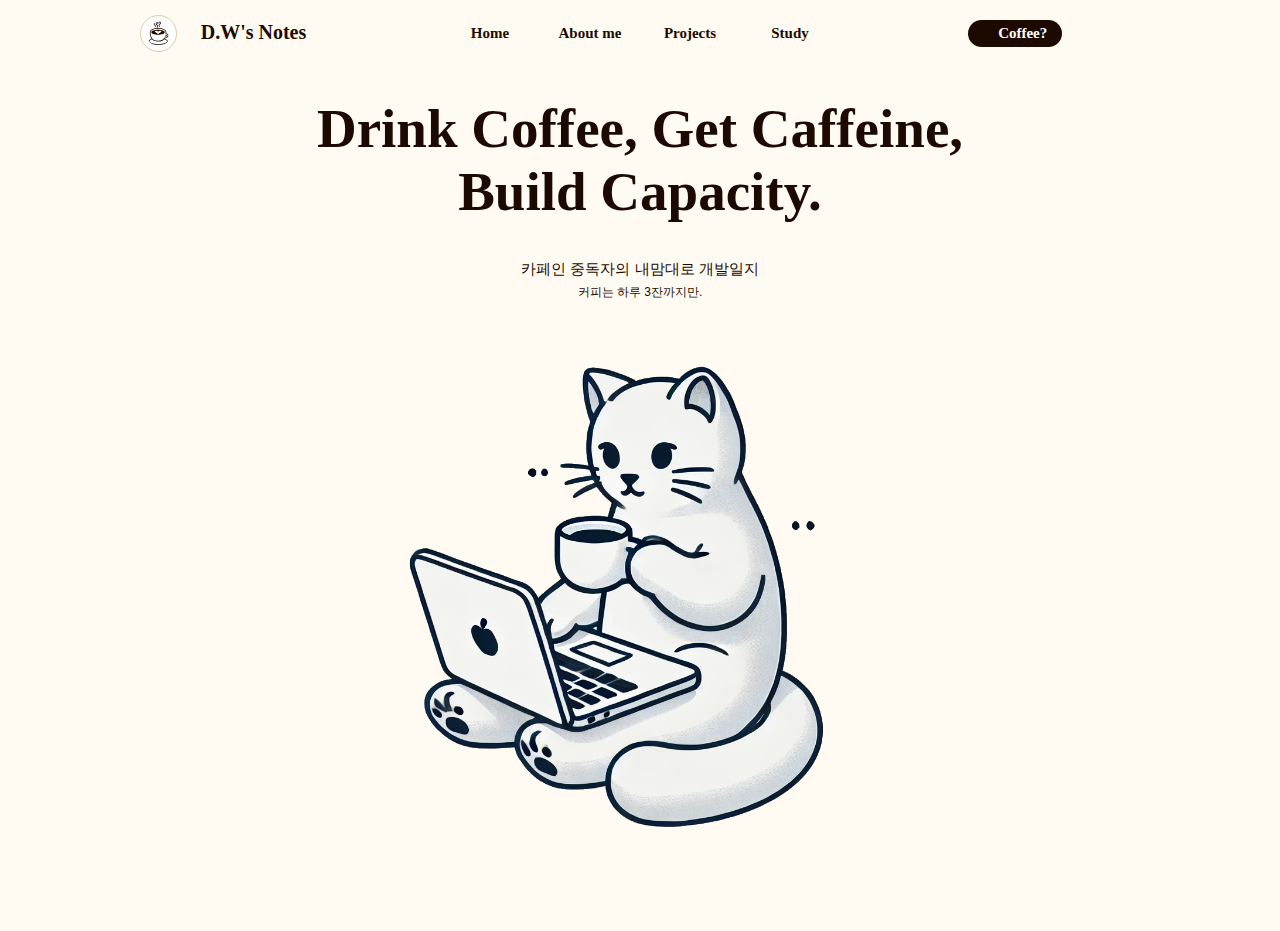
<file: index.html>
<!DOCTYPE html>
<html>
  <head>
    <meta http-equiv="refresh" content="0; URL='landing_page.html'" />
    <meta name="robots" content="noindex, nofollow">
  </head>
  <body>
    <p>Redirecting to <a href="landing_page.html">landing page</a>...</p>
  </body>
</html>
</file>
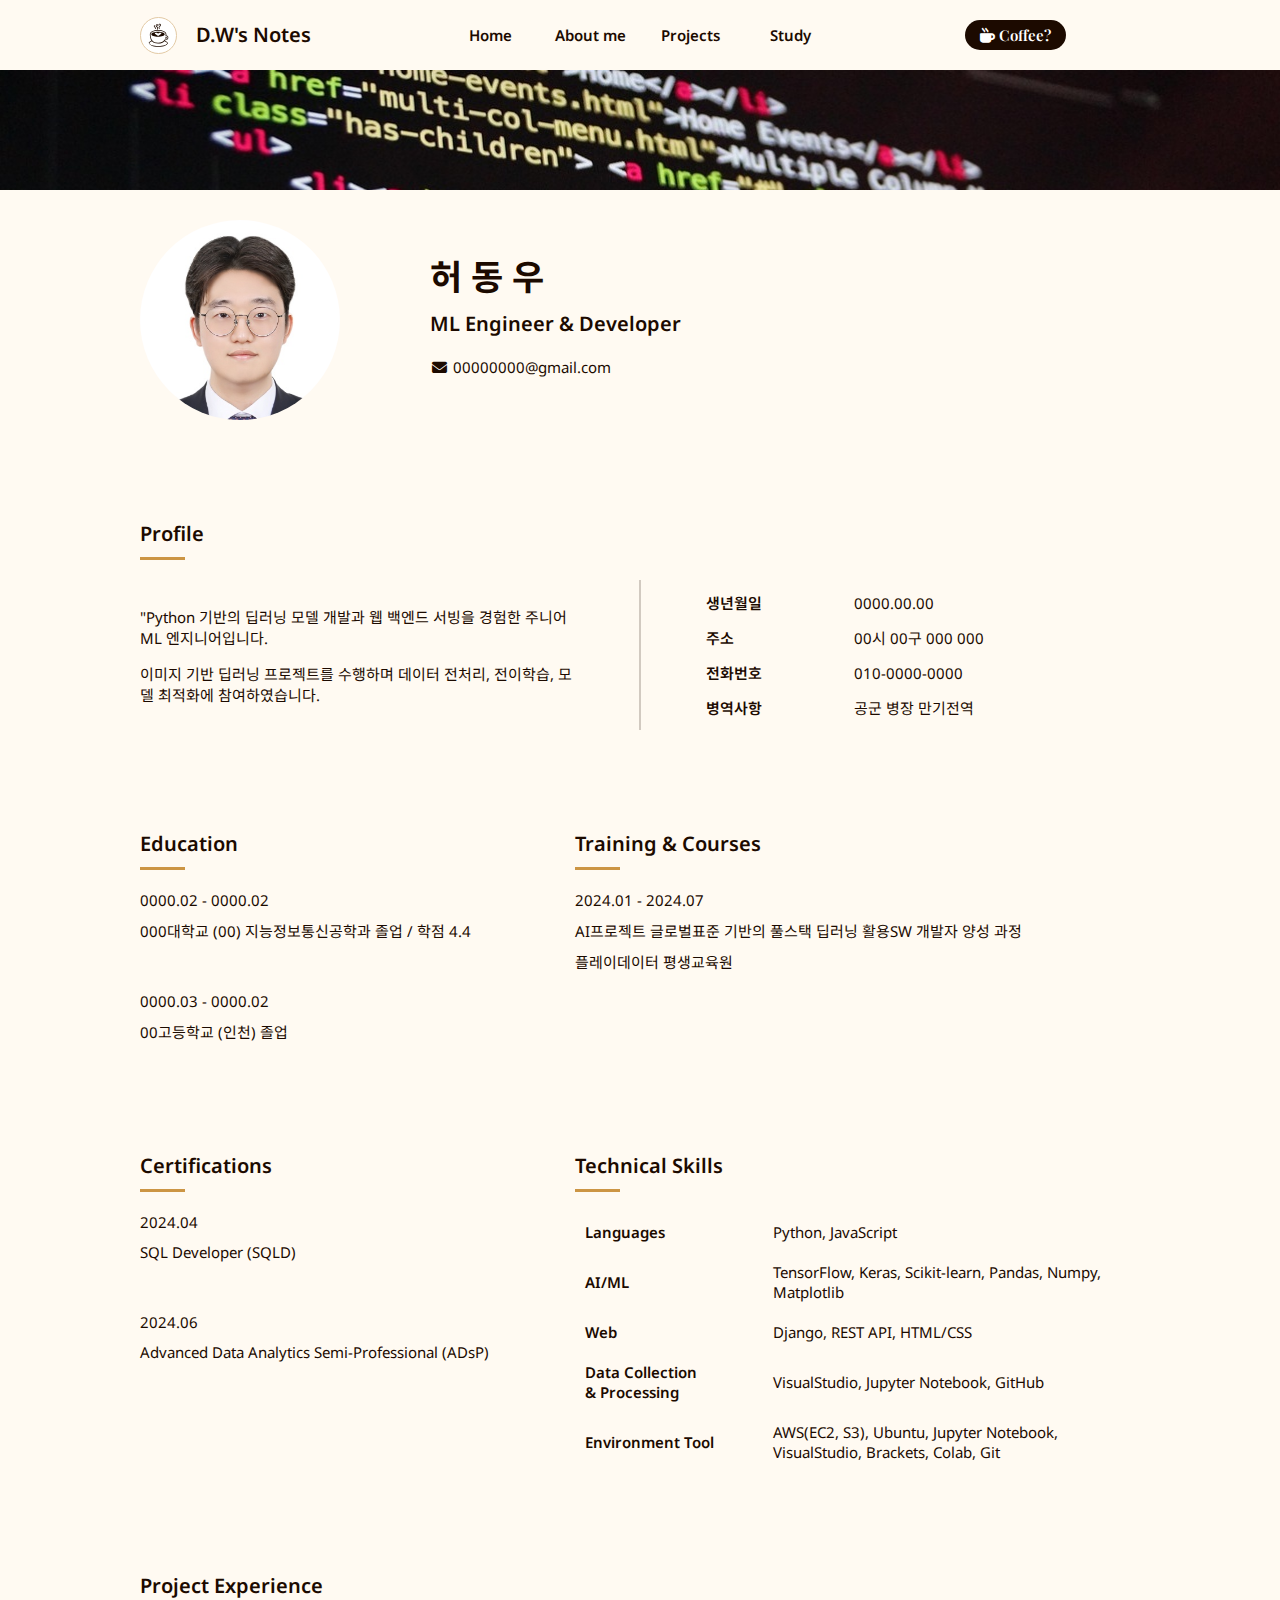
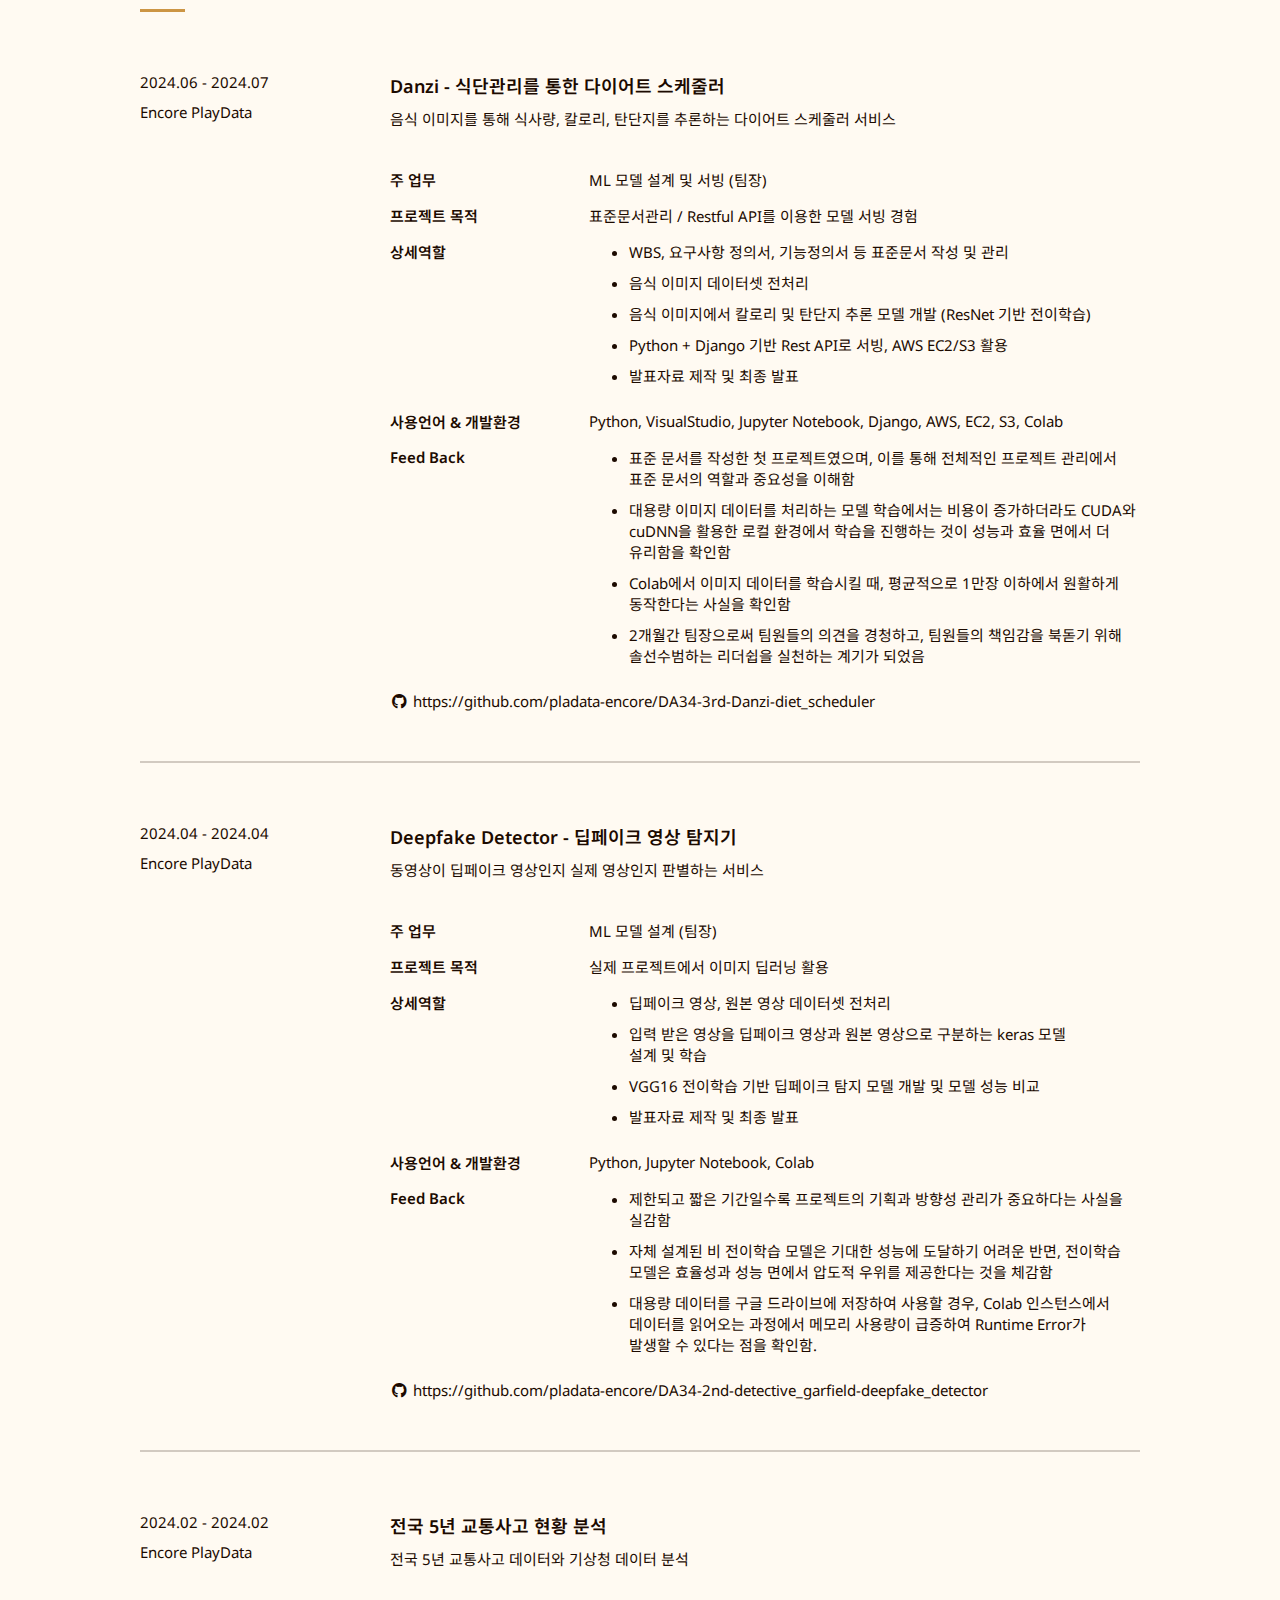
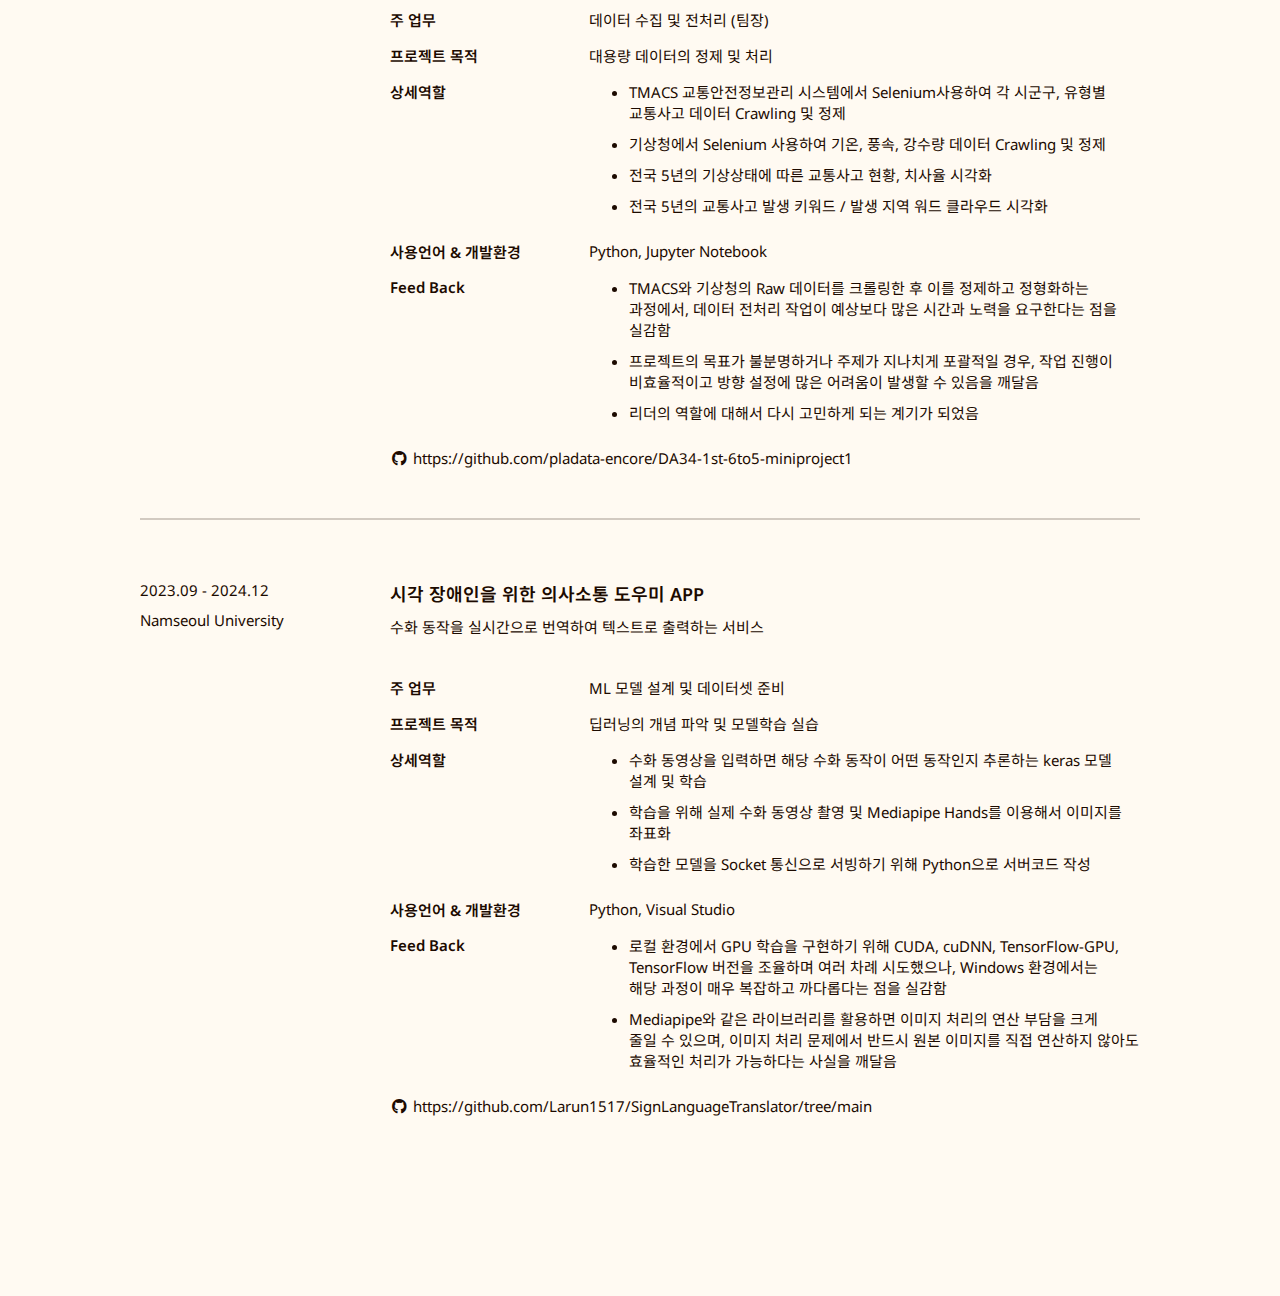
<file: about_me.html>
<!DOCTYPE html>
<html lang="en">

<head>
    <meta charset="UTF-8">
    <meta name="robots" content="noindex, nofollow">
    <link rel="icon" href="icon/favicon.png" type="image/x-icon">
    <title>DW's 코딩노트</title>
    <link rel="stylesheet" href="https://cdnjs.cloudflare.com/ajax/libs/font-awesome/6.7.2/css/all.min.css" integrity="sha512-Evv84Mr4kqVGRNSgIGL/F/aIDqQb7xQ2vcrdIwxfjThSH8CSR7PBEakCr51Ck+w+/U6swU2Im1vVX0SVk9ABhg==" crossorigin="anonymous" referrerpolicy="no-referrer" />
    <link href="css/main.css" rel="stylesheet">
    <link href="css/about_me.css" rel="stylesheet">
</head>

<body>
    <div class="header-navbar">
        <!--메인 로고-->
        <div class="header-navbar-icon">
            <div>
                <div id="latte-bg"><img src="icon/logo_latte.svg"></div>D.W's Notes
            </div>
        </div>
        <!--navbar 버튼들-->
        <div id="header-navbar-btn">
            <div><button>Home</button></div>
            <div><button>About me</button></div>
            <div><button>Projects</button></div>
            <div><button>Study</button></div>
        </div>

        <!--커피 릭롤링-->
        <div class="header-navbar-caffe">
            <button>
                <i class="fa-solid fa-mug-hot"></i> Coffee?
            </button>
        </div>
    </div>

    <div class="background-resume"></div>
    <div class="content-wrapper">
        <div class="resume-title">
            <div class="text-middle">
                <div class="resume-headshot"></div>
            </div>
            <div class="text-middle">
                <h4 class="title-name text-big">허 동 우</h4>
                <p class="title-desc text-bold">ML Engineer &amp; Developer</p>
                <P class="title-desc text-small"><i class="fas fa-envelope fa-fw"></i> 00000000@gmail.com</P>
            </div>
        </div>
        <div>
            <div class="resume-section">Profile</div>
            <div class="section-border"></div>
            <div class="resume-personal_info">
                <div class="text-middle text-small">
                    <p>"Python 기반의 딥러닝 모델 개발과 웹 백엔드 서빙을 경험한 주니어 ML 엔지니어입니다.</p>
                    <p>이미지 기반 딥러닝 프로젝트를 수행하며 데이터 전처리, 전이학습, 모델 최적화에 참여하였습니다.</p>
                </div>
                <div class="border-h line"></div>
                <div class="personal_info-detail text-small">
                    <div class="text-bold">생년월일</div>
                    <div>0000.00.00</div>
                    <div class="text-bold">주소</div>
                    <div>00시 00구 000 000</div>
                    <div class="text-bold">전화번호</div>
                    <div>010-0000-0000</div>
                    <div class="text-bold">병역사항</div>
                    <div>공군 병장 만기전역</div>
                </div>
            </div>
        </div>

        <div class="resume-2col text-small">
            <div>
                <div class="resume-section">Education</div>
                <div class="section-border"></div>
                <div class="list-contents">
                    <p>0000.02 - 0000.02</p>
                    <p>000대학교 (00) 지능정보통신공학과 졸업 / 학점 4.4</p>
                </div>
                <div class="list-contents m-0">
                    <p>0000.03 - 0000.02</p>
                    <p>00고등학교 (인천) 졸업</p>
                </div>
            </div>
            <div>
                <div class="resume-section">Training &amp; Courses</div>
                <div class="section-border"></div>
                <div class="list-contents">
                    <p>2024.01 - 2024.07</p>
                    <p>AI프로젝트 글로벌표준 기반의 풀스택 딥러닝 활용SW 개발자 양성 과정</p>
                    <p>플레이데이터 평생교육원</p>
                </div>
            </div>
        </div>

        <div class="resume-2col text-small">
            <div>
                <div class="resume-section">Certifications</div>
                <div class="section-border"></div>
                <div class="list-contents">
                    <p>2024.04</p>
                    <p>SQL Developer (SQLD)</p>
                </div>
                <div class="list-contents">
                    <p>2024.06</p>
                    <p>Advanced Data Analytics Semi-Professional (ADsP)</p>
                </div>
            </div>
            <div>
                <div class="resume-section">Technical Skills</div>
                <div class="section-border"></div>
                <div class="reusme-skill_taple text-small">
                    <div class="text-bold">Languages</div>
                    <div>Python, JavaScript</div>
                    <div class="text-bold">AI/ML</div>
                    <div>TensorFlow, Keras, Scikit-learn, Pandas, Numpy, Matplotlib</div>
                    <div class="text-bold">Web</div>
                    <div>Django, REST API, HTML/CSS</div>
                    <div class="text-bold">Data Collection<br>&amp; Processing</div>
                    <div>VisualStudio, Jupyter Notebook, GitHub</div>
                    <div class="text-bold">Environment Tool</div>
                    <div>AWS(EC2, S3), Ubuntu, Jupyter Notebook, VisualStudio, Brackets, Colab, Git</div>
                </div>
            </div>
        </div>
        <div>
            <div>
                <div class="resume-section">Project Experience</div>
                <div class="section-border"></div>
                <div class="resume-projects text-small">
                    <div class="list-contents">
                        <p>2024.06 - 2024.07</p>
                        <p>Encore PlayData</p>
                    </div>
                    <div class="list-contents">
                        <p class="text-bold projects_title">Danzi - 식단관리를 통한 다이어트 스케줄러</p>
                        <p>음식 이미지를 통해 식사량, 칼로리, 탄단지를 추론하는 다이어트 스케줄러 서비스</p>
                        <div class="reusme-projects_taple">
                            <div class="text-bold">주 업무</div>
                            <div>ML 모델 설계 및 서빙 (팀장)</div>
                            <div class="text-bold">프로젝트 목적</div>
                            <div>표준문서관리 / Restful API를 이용한 모델 서빙 경험</div>
                            <div class="text-bold">상세역할</div>
                            <ul class="main_job">
                                <li>WBS, 요구사항 정의서, 기능정의서 등 표준문서 작성 및 관리</li>
                                <li>음식 이미지 데이터셋 전처리</li>
                                <li>음식 이미지에서 칼로리 및 탄단지 추론 모델 개발 (ResNet 기반 전이학습)</li>
                                <li>Python + Django 기반 Rest API로 서빙, AWS EC2/S3 활용</li>
                                <li>발표자료 제작 및 최종 발표</li>
                            </ul>
                            <div class="text-bold">사용언어 &amp; 개발환경</div>
                            <div>Python, VisualStudio, Jupyter Notebook, Django, AWS, EC2, S3, Colab</div>
                            <div class="text-bold">Feed Back</div>
                            <ul class="main_job">
                                <li>표준 문서를 작성한 첫 프로젝트였으며, 이를 통해 전체적인 프로젝트 관리에서<br>표준 문서의 역할과 중요성을 이해함</li>
                                <li>대용량 이미지 데이터를 처리하는 모델 학습에서는 비용이 증가하더라도 CUDA와<br>cuDNN을 활용한 로컬 환경에서 학습을 진행하는 것이 성능과 효율 면에서 더<br>유리함을 확인함 </li>
                                <li>Colab에서 이미지 데이터를 학습시킬 때, 평균적으로 1만장 이하에서 원활하게<br>동작한다는 사실을 확인함</li>
                                <li>2개월간 팀장으로써 팀원들의 의견을 경청하고, 팀원들의 책임감을 북돋기 위해<br>솔선수범하는 리더쉽을 실천하는 계기가 되었음</li>
                            </ul>
                        </div>
                        <div class="git_link"><i class="fab fa-github fa-fw"></i> https://github.com/pladata-encore/DA34-3rd-Danzi-diet_scheduler
                        </div>
                    </div>
                </div>
                <hr class="line">
                <div class="resume-projects text-small">
                    <div class="list-contents">
                        <p>2024.04 - 2024.04</p>
                        <p>Encore PlayData</p>
                    </div>
                    <div class="list-contents">
                        <p class="text-bold projects_title">Deepfake Detector - 딥페이크 영상 탐지기</p>
                        <p>동영상이 딥페이크 영상인지 실제 영상인지 판별하는 서비스</p>
                        <div class="reusme-projects_taple">
                            <div class="text-bold">주 업무</div>
                            <div>ML 모델 설계 (팀장)</div>
                            <div class="text-bold">프로젝트 목적</div>
                            <div>실제 프로젝트에서 이미지 딥러닝 활용</div>
                            <div class="text-bold">상세역할</div>
                            <ul class="main_job">
                                <li>딥페이크 영상, 원본 영상 데이터셋 전처리</li>
                                <li>입력 받은 영상을 딥페이크 영상과 원본 영상으로 구분하는 keras 모델<br>설계 및 학습</li>
                                <li>VGG16 전이학습 기반 딥페이크 탐지 모델 개발 및 모델 성능 비교</li>
                                <li>발표자료 제작 및 최종 발표</li>
                            </ul>
                            <div class="text-bold">사용언어 &amp; 개발환경</div>
                            <div>Python, Jupyter Notebook, Colab</div>
                            <div class="text-bold">Feed Back</div>
                            <ul class="main_job">
                                <li>제한되고 짧은 기간일수록 프로젝트의 기획과 방향성 관리가 중요하다는 사실을<br>실감함</li>
                                <li>자체 설계된 비 전이학습 모델은 기대한 성능에 도달하기 어려운 반면, 전이학습<br>모델은 효율성과 성능 면에서 압도적 우위를 제공한다는 것을 체감함</li>
                                <li>대용량 데이터를 구글 드라이브에 저장하여 사용할 경우, Colab 인스턴스에서<br>데이터를 읽어오는 과정에서 메모리 사용량이 급증하여 Runtime Error가<br>발생할 수 있다는 점을 확인함.</li>
                            </ul>
                        </div>
                        <div class="git_link"><i class="fab fa-github fa-fw"></i> https://github.com/pladata-encore/DA34-2nd-detective_garfield-deepfake_detector
                        </div>
                    </div>
                </div>
                <hr class="line">
                <div class="resume-projects text-small">
                    <div class="list-contents">
                        <p>2024.02 - 2024.02</p>
                        <p>Encore PlayData</p>
                    </div>
                    <div class="list-contents">
                        <p class="text-bold projects_title">전국 5년 교통사고 현황 분석</p>
                        <p>전국 5년 교통사고 데이터와 기상청 데이터 분석</p>
                        <div class="reusme-projects_taple">
                            <div class="text-bold">주 업무</div>
                            <div>데이터 수집 및 전처리 (팀장)</div>
                            <div class="text-bold">프로젝트 목적</div>
                            <div>대용량 데이터의 정제 및 처리</div>
                            <div class="text-bold">상세역할</div>
                            <ul class="main_job">
                                <li>TMACS 교통안전정보관리 시스템에서 Selenium사용하여 각 시군구, 유형별<br>교통사고 데이터 Crawling 및 정제</li>
                                <li>기상청에서 Selenium 사용하여 기온, 풍속, 강수량 데이터 Crawling 및 정제</li>
                                <li>전국 5년의 기상상태에 따른 교통사고 현황, 치사율 시각화</li>
                                <li>전국 5년의 교통사고 발생 키워드 / 발생 지역 워드 클라우드 시각화</li>
                            </ul>
                            <div class="text-bold">사용언어 &amp; 개발환경</div>
                            <div>Python, Jupyter Notebook</div>
                            <div class="text-bold">Feed Back</div>
                            <ul class="main_job">
                                <li>TMACS와 기상청의 Raw 데이터를 크롤링한 후 이를 정제하고 정형화하는<br>과정에서, 데이터 전처리 작업이 예상보다 많은 시간과 노력을 요구한다는 점을<br>실감함</li>
                                <li>프로젝트의 목표가 불분명하거나 주제가 지나치게 포괄적일 경우, 작업 진행이<br>비효율적이고 방향 설정에 많은 어려움이 발생할 수 있음을 깨달음</li>
                                <li>리더의 역할에 대해서 다시 고민하게 되는 계기가 되었음</li>
                            </ul>
                        </div>
                        <div class="git_link"><i class="fab fa-github fa-fw"></i> https://github.com/pladata-encore/DA34-1st-6to5-miniproject1
                        </div>
                    </div>
                </div>
                <hr class="line">
                <div class="resume-projects text-small">
                    <div class="list-contents">
                        <p>2023.09 - 2024.12</p>
                        <p>Namseoul University</p>
                    </div>
                    <div class="list-contents">
                        <p class="text-bold projects_title">시각 장애인을 위한 의사소통 도우미 APP</p>
                        <p>수화 동작을 실시간으로 번역하여 텍스트로 출력하는 서비스</p>
                        <div class="reusme-projects_taple">
                            <div class="text-bold">주 업무</div>
                            <div>ML 모델 설계 및 데이터셋 준비</div>
                            <div class="text-bold">프로젝트 목적</div>
                            <div>딥러닝의 개념 파악 및 모델학습 실습</div>
                            <div class="text-bold">상세역할</div>
                            <ul class="main_job">
                                <li>수화 동영상을 입력하면 해당 수화 동작이 어떤 동작인지 추론하는 keras 모델<br>설계 및 학습</li>
                                <li>학습을 위해 실제 수화 동영상 촬영 및 Mediapipe Hands를 이용해서 이미지를<br>좌표화</li>
                                <li>학습한 모델을 Socket 통신으로 서빙하기 위해 Python으로 서버코드 작성</li>
                            </ul>
                            <div class="text-bold">사용언어 &amp; 개발환경</div>
                            <div>Python, Visual Studio</div>
                            <div class="text-bold">Feed Back</div>
                            <ul class="main_job">
                                <li>로컬 환경에서 GPU 학습을 구현하기 위해 CUDA, cuDNN, TensorFlow-GPU,<br>TensorFlow 버전을 조율하며 여러 차례 시도했으나, Windows 환경에서는<br>해당 과정이 매우 복잡하고 까다롭다는 점을 실감함</li>
                                <li>Mediapipe와 같은 라이브러리를 활용하면 이미지 처리의 연산 부담을 크게<br>줄일 수 있으며, 이미지 처리 문제에서 반드시 원본 이미지를 직접 연산하지 않아도<br>효율적인 처리가 가능하다는 사실을 깨달음</li>
                            </ul>
                        </div>
                        <div class="git_link"><i class="fab fa-github fa-fw"></i> https://github.com/Larun1517/SignLanguageTranslator/tree/main
                        </div>
                    </div>
                </div>
<!--                <hr class="line">-->
                <!--                tmp-->
            </div>
        </div>


    </div>

    <script src="https://code.jquery.com/jquery-3.7.1.min.js" integrity="sha256-/JqT3SQfawRcv/BIHPThkBvs0OEvtFFmqPF/lYI/Cxo=" crossorigin="anonymous"></script>
    <script src="js/main.js"></script>
    <script>
        $('.git_link').eq(0).on('click', function(){
            location.href = 'https://github.com/pladata-encore/DA34-3rd-Danzi-diet_scheduler'
        });
        $('.git_link').eq(1).on('click', function(){
            location.href = 'https://github.com/pladata-encore/DA34-2nd-detective_garfield-deepfake_detector'
        });
        $('.git_link').eq(2).on('click', function(){
            location.href = 'https://github.com/pladata-encore/DA34-1st-6to5-miniproject1'
        })
        $('.git_link').eq(3).on('click', function(){
            location.href = 'https://github.com/Larun1517/SignLanguageTranslator/tree/main'
        });
    </script>

</body>

</html>
</file>
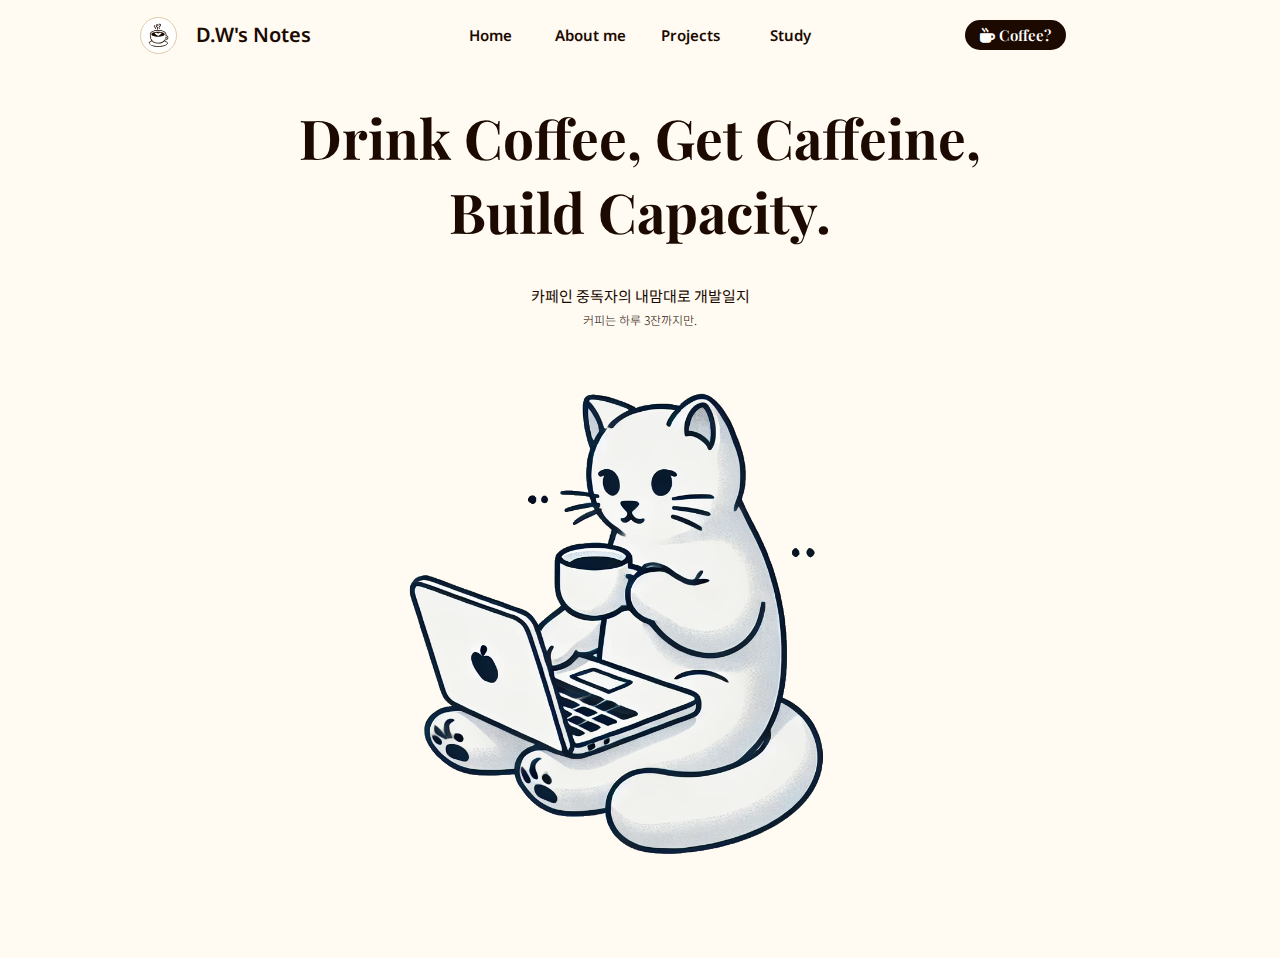
<file: landing_page.html>
<!DOCTYPE html>
<html lang="en">

<head>
    <meta charset="UTF-8">
    <meta name="robots" content="noindex, nofollow">
    <link rel="icon" href="icon/favicon.png" type="image/x-icon">
    <title>DW's 코딩노트</title>
    <link rel="stylesheet" href="https://cdnjs.cloudflare.com/ajax/libs/font-awesome/6.7.2/css/all.min.css" integrity="sha512-Evv84Mr4kqVGRNSgIGL/F/aIDqQb7xQ2vcrdIwxfjThSH8CSR7PBEakCr51Ck+w+/U6swU2Im1vVX0SVk9ABhg==" crossorigin="anonymous" referrerpolicy="no-referrer" />
    <link href="/css/main.css" rel="stylesheet">
    <link href="/css/landing.css" rel="stylesheet">
</head>

<body>
    <div class="header-navbar">
        <!--메인 로고-->
        <div class="header-navbar-icon">
            <div>
                <div id="latte-bg"><img src="/icon/logo_latte.svg"></div>D.W's Notes
            </div>
        </div>
        <!--navbar 버튼들-->
        <div id="header-navbar-btn">
            <div><button>Home</button></div>
            <div><button>About me</button></div>
            <div><button>Projects</button></div>
            <div><button>Study</button></div>
        </div>

        <!--커피 릭롤링-->
        <div class="header-navbar-caffe">
            <button>
                <i class="fa-solid fa-mug-hot"></i> Coffee?
            </button>
        </div>
    </div>
    
    <!--메인 컨텐츠-->
    <div class="content-wrapper">
        <div class="content-main">
            <h1>Drink <span>C</span>offee, Get <span>C</span>affeine,<br>Build <span>C</span>apacity.</h1>
            <p>카페인 중독자의 내맘대로 개발일지</p>
            <p>커피는 하루 3잔까지만.</p>
            <img src="img/CoffeeCat_1.webp">
        </div>

    </div>
    
    <script src="https://code.jquery.com/jquery-3.7.1.min.js" integrity="sha256-/JqT3SQfawRcv/BIHPThkBvs0OEvtFFmqPF/lYI/Cxo=" crossorigin="anonymous"></script>
    <script src="/js/main.js"></script>

</body>

</html>
</file>
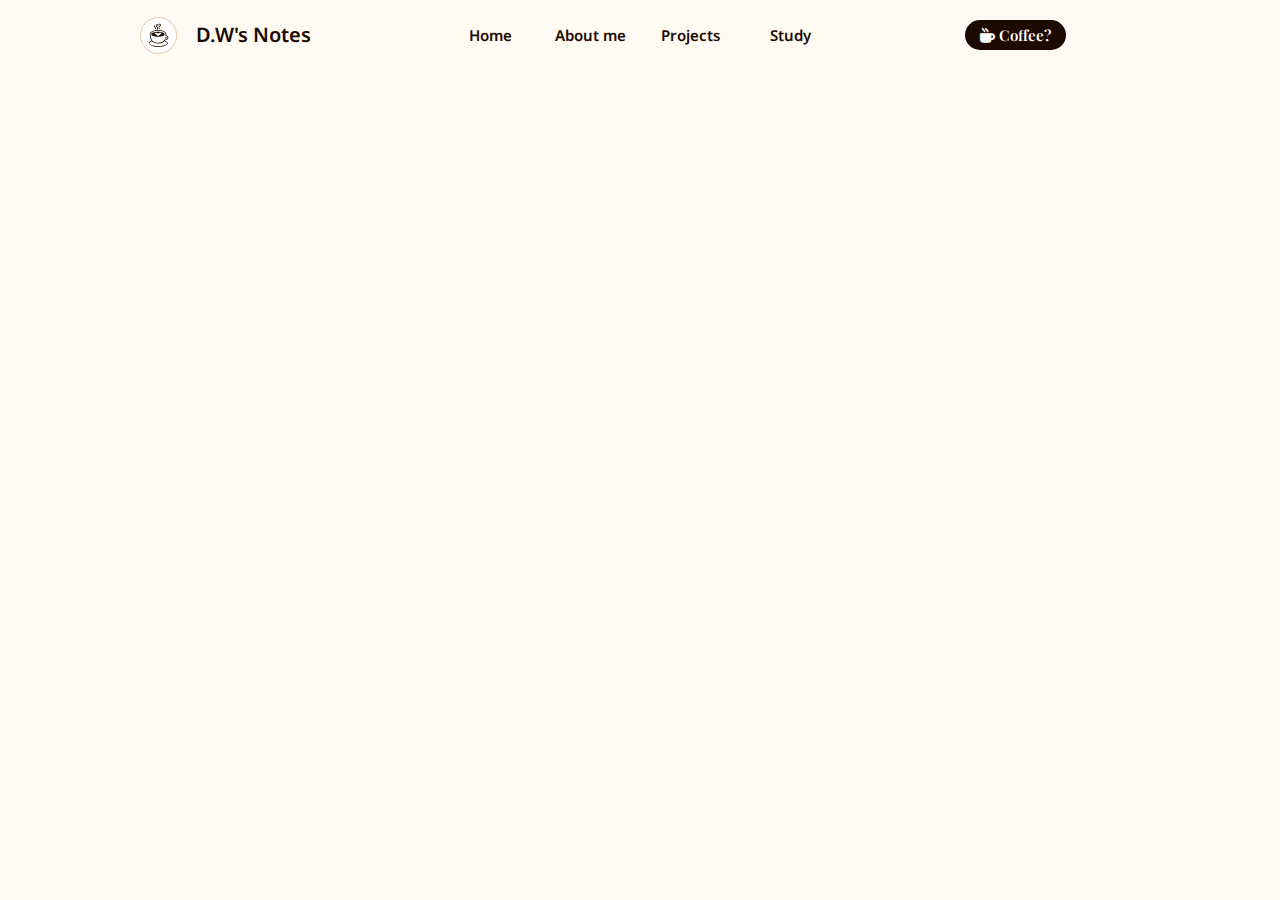
<file: projects.html>
<!DOCTYPE html>
<html lang="en">

<head>
    <meta charset="UTF-8">
    <meta name="robots" content="noindex, nofollow">
    <link rel="icon" href="icon/favicon.png" type="image/x-icon">
    <title>DW's 코딩노트</title>
    <link rel="stylesheet" href="https://cdnjs.cloudflare.com/ajax/libs/font-awesome/6.7.2/css/all.min.css" integrity="sha512-Evv84Mr4kqVGRNSgIGL/F/aIDqQb7xQ2vcrdIwxfjThSH8CSR7PBEakCr51Ck+w+/U6swU2Im1vVX0SVk9ABhg==" crossorigin="anonymous" referrerpolicy="no-referrer" />
    <link href="css/main.css" rel="stylesheet">
</head>

<body>
    <div class="header-navbar">
        <!--메인 로고-->
        <div class="header-navbar-icon">
            <div>
                <div id="latte-bg"><img src="icon/logo_latte.svg"></div>D.W's Notes
            </div>
        </div>
        <!--navbar 버튼들-->
        <div id="header-navbar-btn">
            <div><button>Home</button></div>
            <div><button>About me</button></div>
            <div><button>Projects</button></div>
            <div><button>Study</button></div>
        </div>

        <!--커피 릭롤링-->
        <div class="header-navbar-caffe">
            <button>
                <i class="fa-solid fa-mug-hot"></i> Coffee?
            </button>
        </div>
    </div>
    
    <div class="content-wrapper">
    </div>
    
    <script src="https://code.jquery.com/jquery-3.7.1.min.js" integrity="sha256-/JqT3SQfawRcv/BIHPThkBvs0OEvtFFmqPF/lYI/Cxo=" crossorigin="anonymous"></script>
    <script src="js/main.js"></script>
    
</body>

</html>
</file>
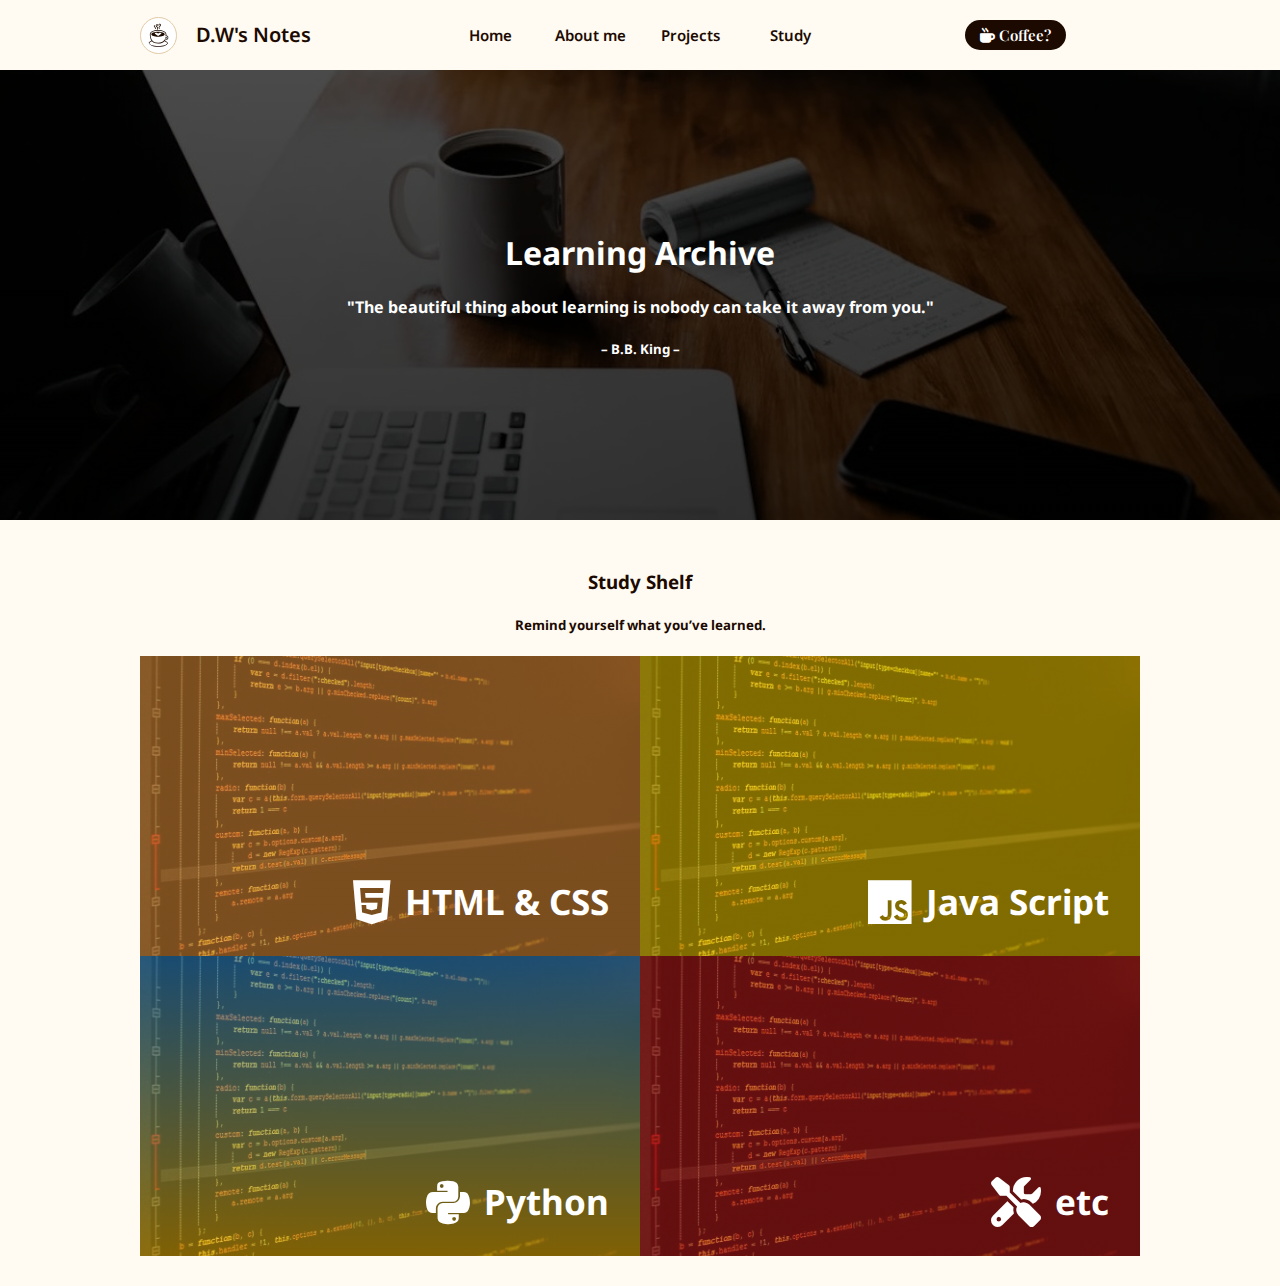
<file: study.html>
<!DOCTYPE html>
<html lang="en">

<head>
    <meta charset="UTF-8">
    <meta name="robots" content="noindex, nofollow">
    <link rel="icon" href="icon/favicon.png" type="image/x-icon">
    <title>DW's 코딩노트</title>
    <link rel="stylesheet" href="https://cdnjs.cloudflare.com/ajax/libs/font-awesome/6.7.2/css/all.min.css" integrity="sha512-Evv84Mr4kqVGRNSgIGL/F/aIDqQb7xQ2vcrdIwxfjThSH8CSR7PBEakCr51Ck+w+/U6swU2Im1vVX0SVk9ABhg==" crossorigin="anonymous" referrerpolicy="no-referrer" />
    <link href="css/main.css" rel="stylesheet">
    <link href="css/study.css" rel="stylesheet">
</head>

<body>
    <div class="header-navbar">
        <!--메인 로고-->
        <div class="header-navbar-icon">
            <div>
                <div id="latte-bg"><img src="icon/logo_latte.svg"></div>D.W's Notes
            </div>
        </div>
        <!--navbar 버튼들-->
        <div id="header-navbar-btn">
            <div><button>Home</button></div>
            <div><button>About me</button></div>
            <div><button>Projects</button></div>
            <div><button>Study</button></div>
        </div>
        <!--커피 릭롤링-->
        <div class="header-navbar-caffe">
            <button>
                <i class="fa-solid fa-mug-hot"></i> Coffee?
            </button>
        </div>
    </div>

    <div class="background-study">
        <h1>Learning Archive</h1>
        <h4>"The beautiful thing about learning is nobody can take it away from you."</h4>
        <h5>– B.B. King –</h5>
    </div>
    <div id="studyshelf" class="content-wrapper">
        <h3>Study Shelf</h3>
        <h5>Remind yourself what you’ve learned.</h5>
        <div class="col2_card-study">
            <div>
                <div><i class="fab fa-html5"></i>
                    <h3>HTML &amp; CSS</h3>
                </div>
            </div>
            <div>
                <div><i class="fab fa-js"></i>
                    <h3>Java Script</h3>
                </div>
            </div>
            <div>
                <div><i class="fab fa-python"></i>
                    <h3>Python</h3>
                </div>
            </div>
            <div>
                <div><i class="fas fa-tools"></i>
                    <h3>etc</h3>
                </div>
            </div>
        </div>

    </div>

    <script src="https://code.jquery.com/jquery-3.7.1.min.js" integrity="sha256-/JqT3SQfawRcv/BIHPThkBvs0OEvtFFmqPF/lYI/Cxo=" crossorigin="anonymous"></script>
    <script src="js/main.js"></script>

    <script>
        $('.col2_card-study>div').eq(0).on('click', function() {
            location.href = 'study/html_css.html'
        });

        $('.col2_card-study>div').eq(1).on('click', function() {
            location.href = 'https://www.youtube.com/watch?v=dQw4w9WgXcQ'
        });

        $('.col2_card-study>div').eq(2).on('click', function() {
            location.href = 'https://www.youtube.com/watch?v=dQw4w9WgXcQ'
        });

        $('.col2_card-study>div').eq(3).on('click', function() {
            location.href = 'https://www.youtube.com/watch?v=dQw4w9WgXcQ'
        });
    </script>
</body>

</html>
</file>
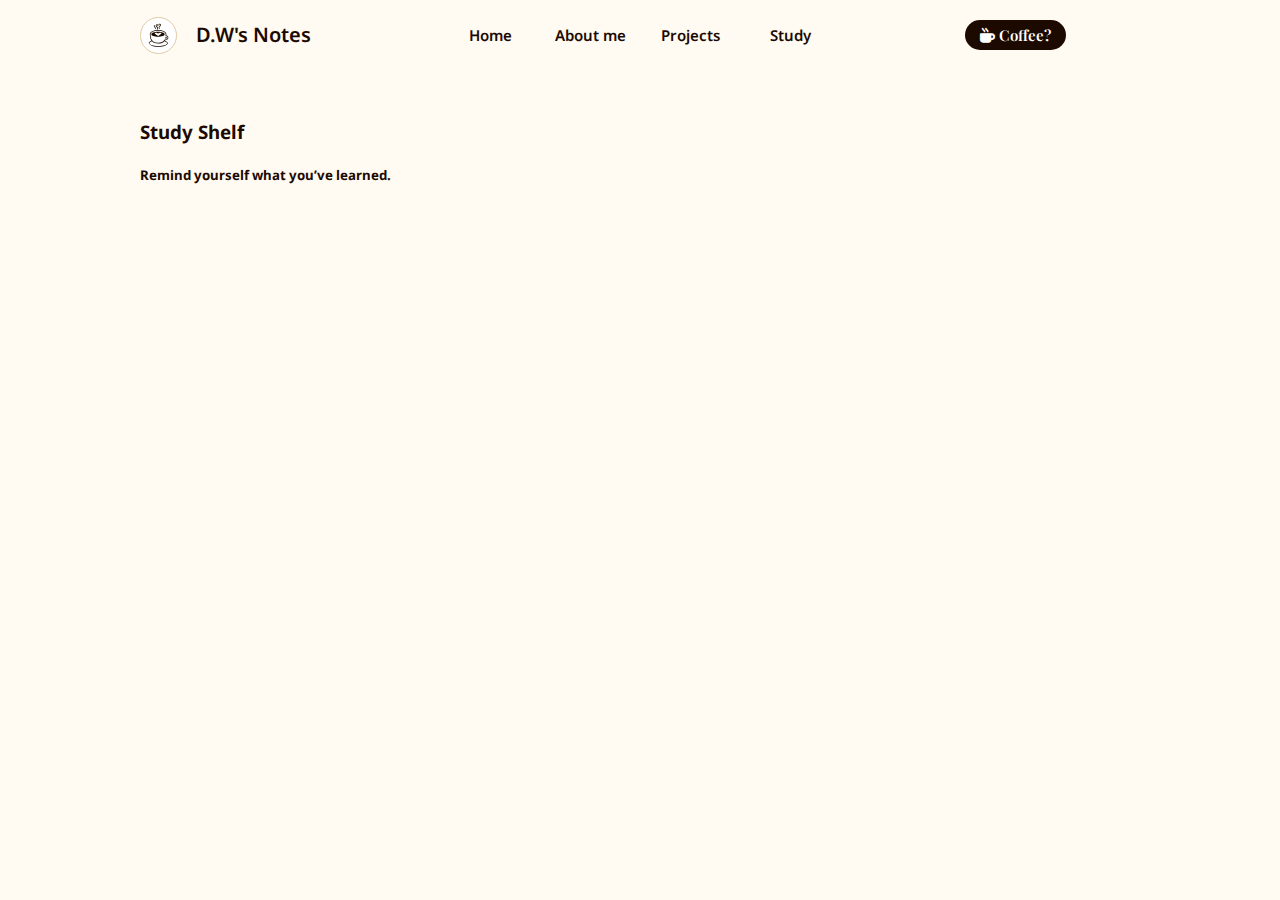
<file: study/html_css.html>
<!DOCTYPE html>
<html lang="en">

<head>
    <meta charset="UTF-8">
    <meta name="robots" content="noindex, nofollow">
    <link rel="icon" href="../icon/favicon.png" type="image/x-icon">
    <title>DW's 코딩노트</title>
    <link rel="stylesheet" href="https://cdnjs.cloudflare.com/ajax/libs/font-awesome/6.7.2/css/all.min.css" integrity="sha512-Evv84Mr4kqVGRNSgIGL/F/aIDqQb7xQ2vcrdIwxfjThSH8CSR7PBEakCr51Ck+w+/U6swU2Im1vVX0SVk9ABhg==" crossorigin="anonymous" referrerpolicy="no-referrer" />
    <link href="/css/main.css" rel="stylesheet">
</head>

<body>
    <div class="header-navbar">
        <!--메인 로고-->
        <div class="header-navbar-icon">
            <div>
                <div id="latte-bg"><img src="/icon/logo_latte.svg"></div>D.W's Notes
            </div>
        </div>
        <!--navbar 버튼들-->
        <div id="header-navbar-btn">
            <div><button>Home</button></div>
            <div><button>About me</button></div>
            <div><button>Projects</button></div>
            <div><button>Study</button></div>
        </div>

        <!--커피 릭롤링-->
        <div class="header-navbar-caffe">
            <button>
                <i class="fa-solid fa-mug-hot"></i> Coffee?
            </button>
        </div>
    </div>
    
    <div id="studyshelf" class="content-wrapper">
        <h3>Study Shelf</h3>
        <h5>Remind yourself what you’ve learned.</h5>
    </div>
    
    <script src="https://code.jquery.com/jquery-3.7.1.min.js" integrity="sha256-/JqT3SQfawRcv/BIHPThkBvs0OEvtFFmqPF/lYI/Cxo=" crossorigin="anonymous"></script>
    <script src="/js/main.js"></script>
    
</body>

</html>
</file>
<file: css/main.css>
@import url('https://fonts.googleapis.com/css2?family=Noto+Sans+KR:wght@100..900&family=Noto+Sans:ital,wght@0,100..900;1,100..900&family=Playfair+Display:ital,wght@0,400..900;1,400..900&display=swap');

/*색상 참고
https://colorhunt.co/palette/ad8b73ceab93e3caa5fffbe9
https://colorhunt.co/palette/1c0a00361500603601cc9544
*/

html{
    --main-bg-color: #fffaf2;
    --main-text-color:#1C0A00;
}

body {
    margin: 0px;
    background-color: var(--main-bg-color);
    font-family: "Noto Sans", "Noto Sans KR", serif;
    margin: auto;
}

div {
    box-sizing: border-box;
    /*    border: 1px solid black;*/
}

img {
    width: 100%;
    display: block;
}

.content-wrapper {
    padding-top: 30px;
    padding-left: 50px;
    padding-right: 50px;
    padding-bottom: 30px;
    max-width: 1100px;
    min-width: 985px;
    margin: auto;
    color: var(--main-text-color);
}

.header-navbar {
    display: flex;
    padding-left: 50px;
    padding-right: 50px;
    justify-content: space-between;
    max-width: 1100px;
    margin: auto;
}

.header-navbar > div {
    text-align: center;
    align-content: center;
    padding: 15px 0px 15px 0px;
    width: 25%;
    /*    flex-grow: 1;*/

}

.header-navbar-icon {
    font-family: "Noto Sans", serif;
    font-size: 20px;
    font-weight: 600;
    /*    width: 190px;*/

    line-height: 35px;
    clear: both;
    color: var(--main-text-color);
    min-width: 190px;
}

.header-navbar-icon:hover {
    cursor: pointer;
}

#latte-bg {
    background-color: white;
    border: 1px solid #E3CAA5;
    border-radius: 50%;
    padding: 5px;
    float: left;
}

.header-navbar-icon > div {
    max-width: 190px;
}

.header-navbar-icon img {
    width: 25px;
    border-radius: 50%;
    filter: invert(6%) sepia(68%) saturate(1496%) hue-rotate(12deg) brightness(100%) contrast(106%);
}


#header-navbar-btn {
    display: flex;
    width: 40%;
    min-width: 400px;
    justify-content: space-around;
}

#header-navbar-btn button {
    font-family: "Noto Sans", serif;
    font-size: 15px;
    font-weight: 600;
    text-align: center;
    align-content: center;
    padding: 5px;
    background-color: var(--main-bg-color);
    border: none;
    border-radius: 5px;
    margin: 5px;
    color: var(--main-text-color);
    min-width: 85px;
}

#header-navbar-btn button:hover {
    color: #FFFBE9;
    background-color: #E3CAA5;
    cursor: pointer;
}

.header-navbar-caffe{
    min-width: 150px;
}

.header-navbar-caffe button {
    color: white;
    background-color: var(--main-text-color);
    font-family: "Playfair Display", serif;
    font-size: 15px;
    font-weight: 600;

    padding: 5px 15px 5px 15px;
    border: none;
    border-radius: 25px;
}

.header-navbar-caffe button:hover {
    color: #FBF8F1;
    background-color: #361500;
    cursor: pointer;
}
</file>
<file: css/about_me.css>
/*
div {
    border: 1px solid black;
}
ul {
    border: 1px solid black;
}
li {
    border: 1px solid black;
}
*/

.content-wrapper > div {
    margin-bottom: 100px;
}

.background-resume {
    width: 100%;
    height: 120px;
    background-image: url(../img/code3.jpg);
    background-size: cover;
    background-repeat: no-repeat;
    background-position: top;
    position: relative;
    padding: 1px;
}

.resume-title {
    display: flex;
}

.resume-personal_info {
    display: grid;
    grid-template-columns: 2fr 0.5fr 2fr;

}

.resume-headshot {
    width: 200px;
    height: 200px;
    background-image: url(../img/headshot.jpg);
    background-size: cover;
    background-repeat: no-repeat;
    background-position: top;
    position: relative;
    padding: 1px;
    border-radius: 50%;
    margin: auto;
}

.border-h {
    width: 1px;
    height: 150px;
}

.line{
    border: 1px solid rgb(28, 10, 0, 0.2);
    margin: auto;
}

.personal_info-detail {
    margin-top: auto;
    margin-bottom: auto;
    display: grid;
    grid-template-columns: 1fr 2fr;
    grid-template-rows: 35px 35px 35px 35px;
    min-width: 300px;
}

.personal_info-detail div {
    align-content: center;
    margin: 0px 10px 0px 10px;
}

.resume-2col {
    display: grid;
    grid-template-columns: 1fr 1.3fr;
}

.resume-section {
    font-size: 20px;
    font-weight: 600;
}

.section-border {
    width: 45px;
    height: 10px;
    margin-bottom: 20px;
    padding-bottom: 10px;
    border-bottom: 3px solid #CC9544;
}

.reusme-skill_taple {
    display: grid;
    grid-template-columns: 1fr 2fr;
    grid-template-rows: 40px 60px 40px 60px 60px;
    min-width: 500px;
}

.reusme-skill_taple div {
    align-content: center;
    margin: 0px 10px 0px 10px;
}

.resume-projects {
    display: grid;
    grid-template-columns: 1fr 3fr;
    margin-top: 50px;
}

.projects_title {
    font-size: 18px;
}

.reusme-projects_taple {
    display: grid;
    grid-template-columns: 1fr 3fr;
    grid-gap: 15px;
    min-width: 500px;
    margin-top: 40px;
    margin-bottom: 15px;
}


.main_job{
    margin: 0px;
}

.main_job li{
    margin-bottom: 10px;
}

.git_link{
    display: inline-block;
    cursor: pointer;
}

.text-middle {
    align-content: center;
}

.title-name {
    margin-top: auto;
    margin-left: 90px;
    margin-bottom: 10px;
}

.title-desc {
    margin-top: 0px;
    margin-left: 90px;
    font-size: 20px;
}

.list-contents {
    margin-bottom: 50px;
}

.list-contents p {
    margin-top: 10px;
    margin-bottom: 10px;
}

.text-big {
    font-size: 35px;
}

.text-small {
    font-size: 15px;
}

.text-bold {
    font-weight: 600;
}
.m-0{
    margin: 0px;
}
</file>
<file: css/landing.css>
.content-main {
    text-align: center;
}

.content-main h1 {
    color: var(--main-text-color);
    font-family: "Playfair Display", serif;
    font-size: 55px;
    margin-top: 0px;
}

.content-main h1 span {
    display: inline-block;
    background: linear-gradient(to bottom, white 40%, var(--main-text-color) 60%);
    background-size: 100% 200%;
    background-position: bottom;
    background-clip: text;
    -webkit-background-clip: text;
    color: transparent;
    -webkit-text-fill-color: transparent;
    transition: all 2s;
}

.content-main h1:hover span {
    animation-name: Latte;
    animation-duration: 2s;
    animation-fill-mode: forwards;
    transform: translateY(-2px) translateX(-2px) scale(1.1);
}

.content-main p:nth-child(2) {
    font-family: "Noto Sans KR", sans-serif;
    font-size: 15px;
    margin-bottom: 5px;
}

.content-main p:nth-child(3) {
    font-family: "Noto Sans KR", sans-serif;
    margin-top: 5px;
    margin-bottom: 0px;
    font-weight: 300;
    font-size: 12px;
}

.content-main img {
    width: 600px;
    margin: auto;
}

@keyframes Latte {
    0% {
        background-position: bottom;
    }

    70% {
        background-position: top;
        color: transparent;
        -webkit-text-fill-color: transparent;
        opacity: 1;
    }

    75% {
        opacity: 0.3;
    }


    100% {
        opacity: 1;
        color: #644A37;
        -webkit-text-fill-color: #644A37;
    }

}
</file>
<file: css/study.css>
.background-study {
    width: 100%;
    height: 450px;
    background-image: linear-gradient(rgba(0, 0, 0, 0.7), rgba(0, 0, 0, 0.8)), url(../img/laptop1.jpg);
    background-size: cover;
    background-repeat: no-repeat;
    background-position: center;
    color: white;
    text-align: center;
    align-content: center;
    position: relative;
    padding: 1px;
}

#studyshelf {
    text-align: center;
    max-width: 1100px;
    color: var(--main-text-color);
}

.col2_card-study{
    display: grid;
    grid-template-columns: 1fr 1fr;
}

.col2_card-study>div{
/*    border: 1px solid black;*/
    background-size: cover;
    background-repeat: no-repeat;
    background-position: center;
    color: white;
    text-align: right;
    align-content: flex-end;
    padding: 1px;
    height: 300px;
    cursor: pointer;
    transition: all 0.7s;
}

.col2_card-study>div:hover{
    border: 20px solid var(--main-bg-color);
}


.col2_card-study h3{
    vertical-align: super;
    display: inline-block;
    margin: 30px;
    margin-left: 10px;
    font-size: 35px;
}

.col2_card-study i{
    font-size: 50px;
    display: inline-block;
}

.col2_card-study>div:nth-child(1){
    background-image: linear-gradient(rgba(245, 155, 60, 0.5), rgba(245, 155, 60, 0.5)), url(../img/code1.jpg);
}

.col2_card-study>div:nth-child(2){
    background-image: linear-gradient(rgba(255, 214, 0, 0.5), rgba(255, 214, 0, 0.5)), url(../img/code1.jpg);
}

.col2_card-study>div:nth-child(3){
    background-image: linear-gradient(rgba(50, 150, 225, 0.5), rgba(255, 193, 7, 0.5)), url(../img/code1.jpg);
}

.col2_card-study>div:nth-child(4){
    background-image: linear-gradient(rgba(200, 30, 30, 0.5), rgba(200, 30, 30, 0.5)), url(../img/code1.jpg);
}
</file>
